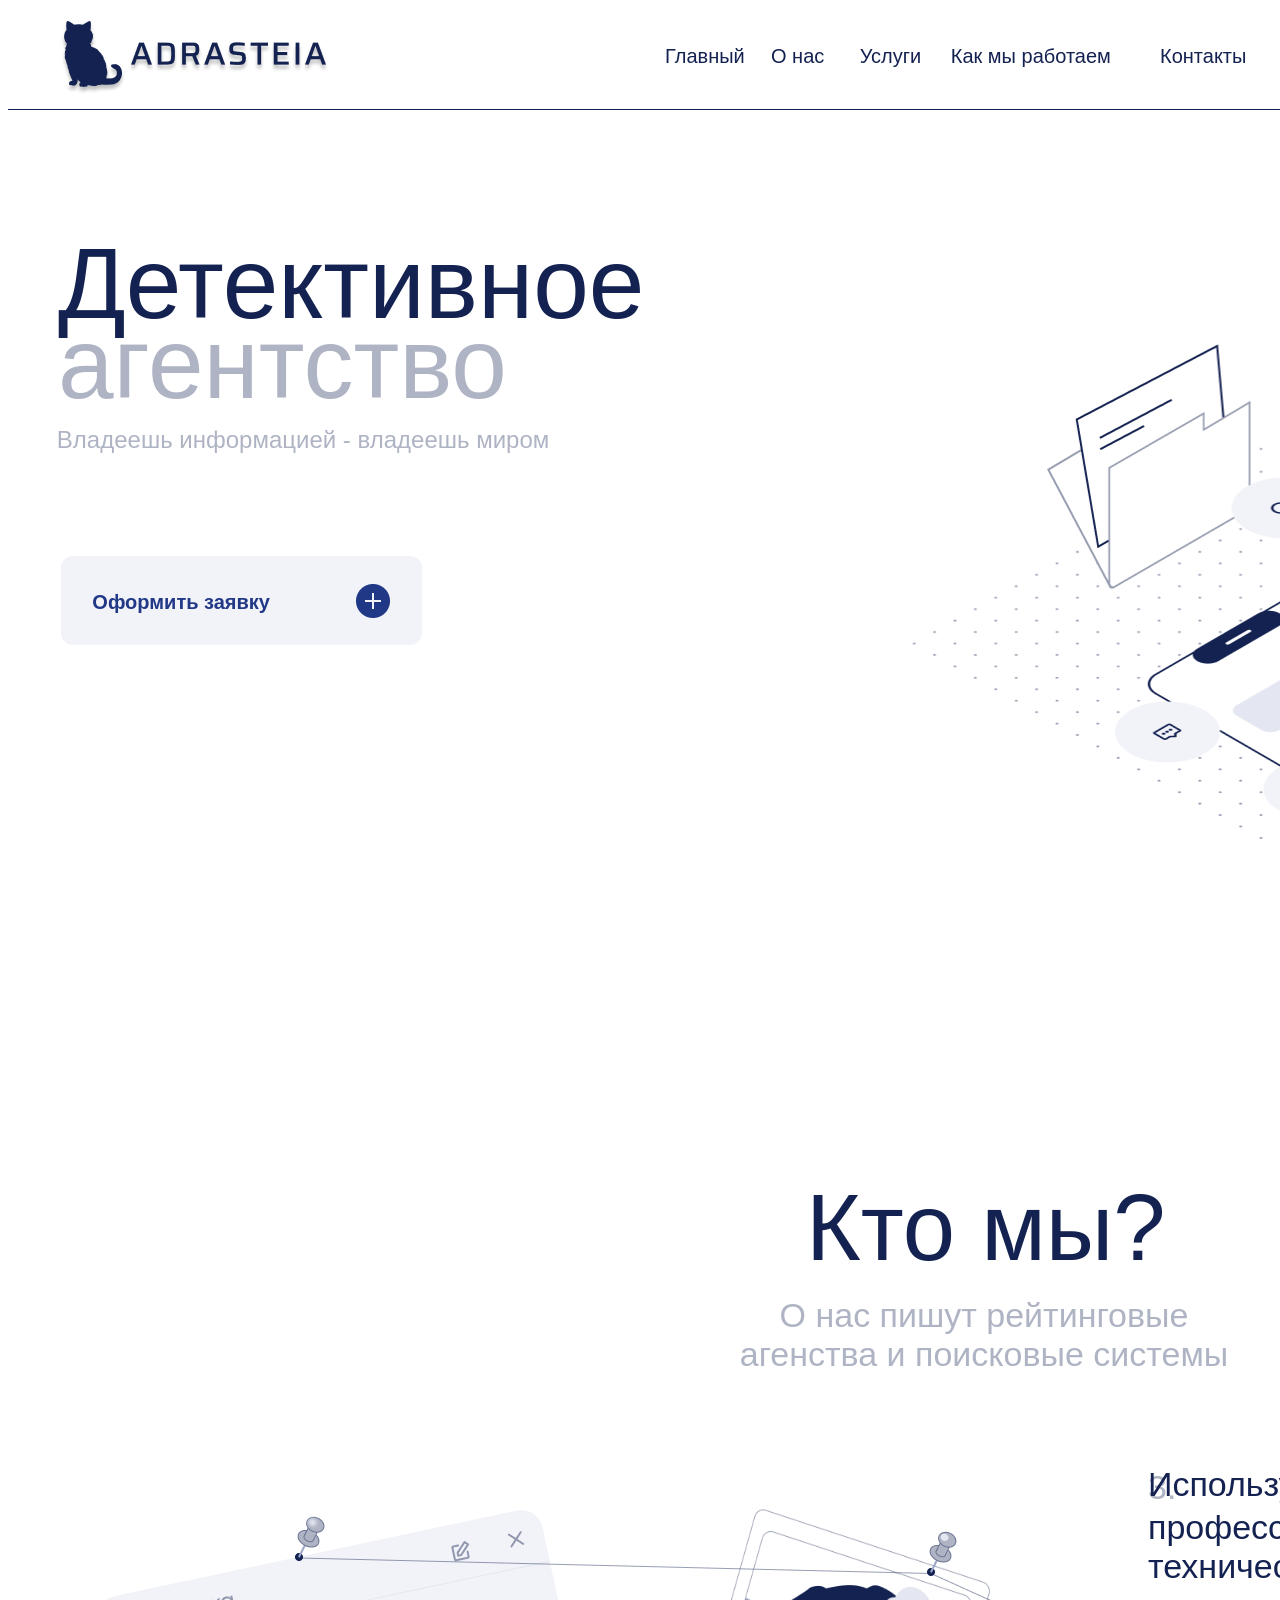
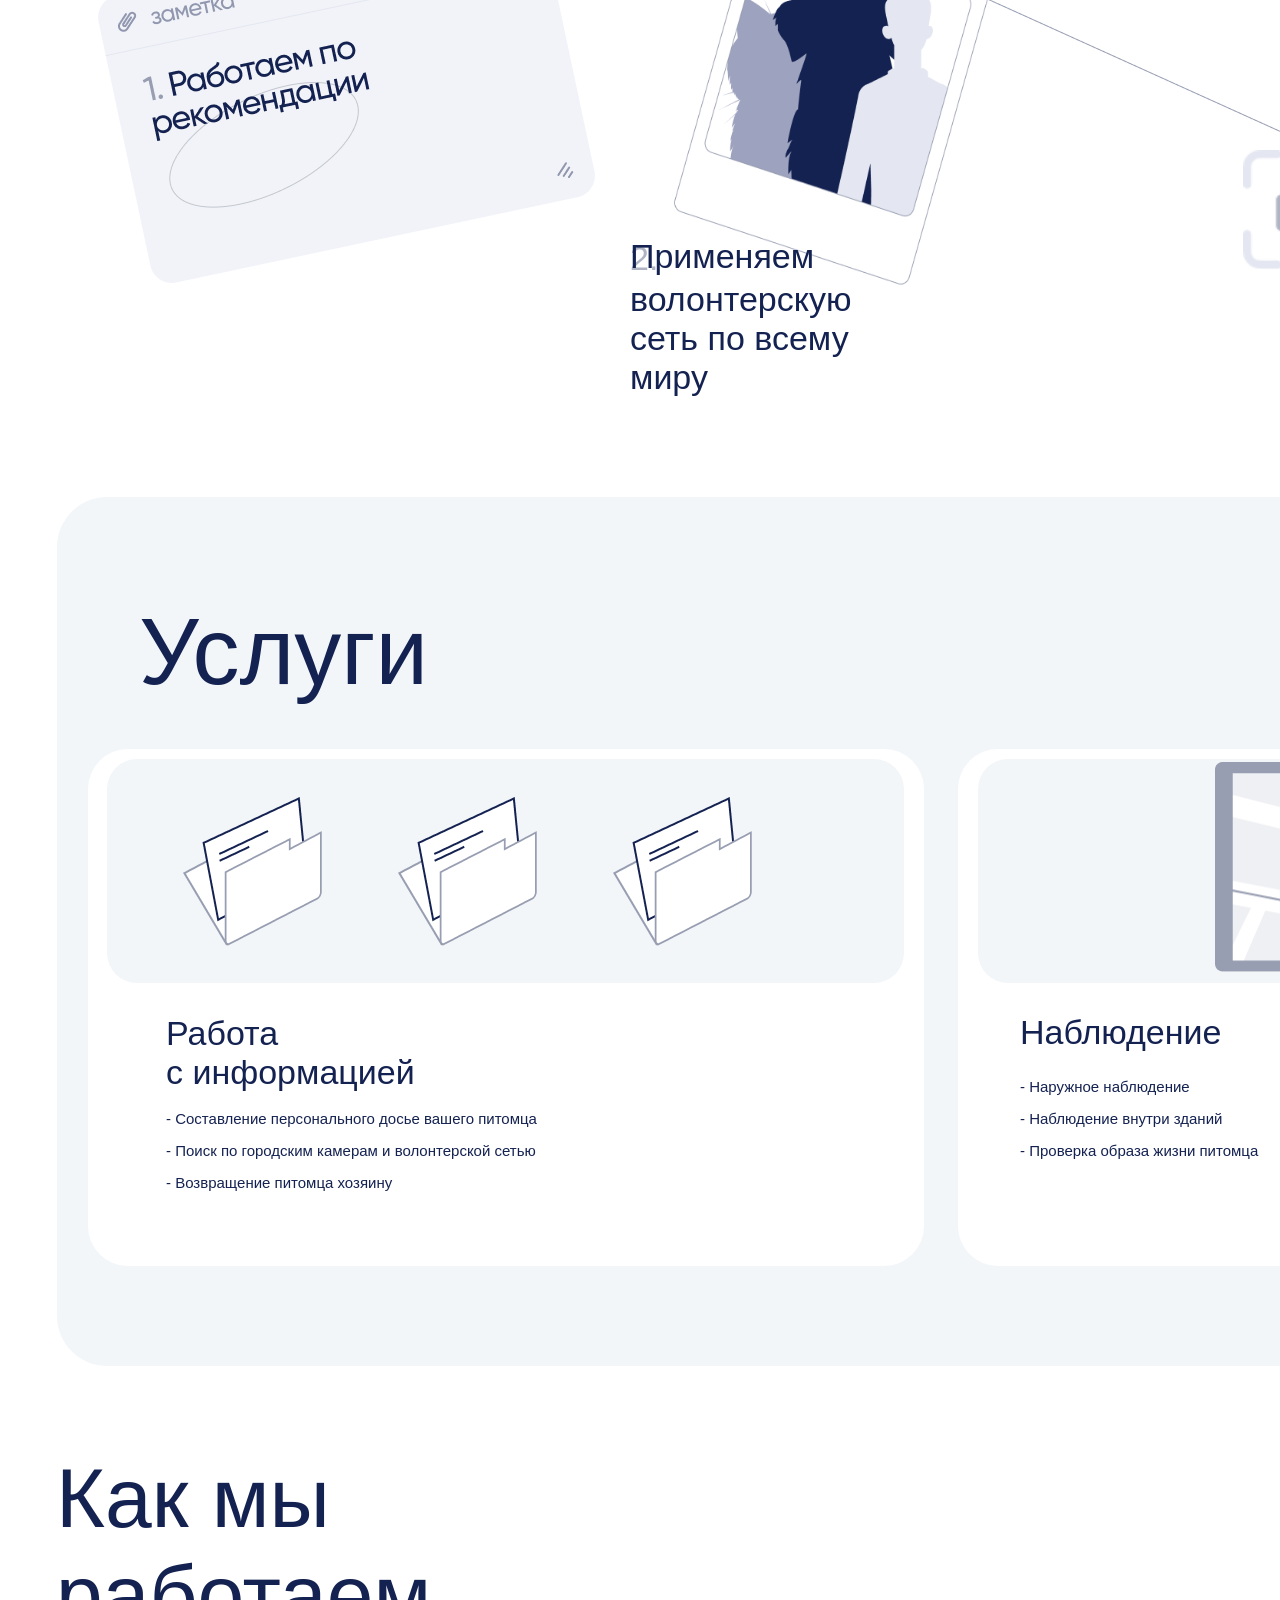
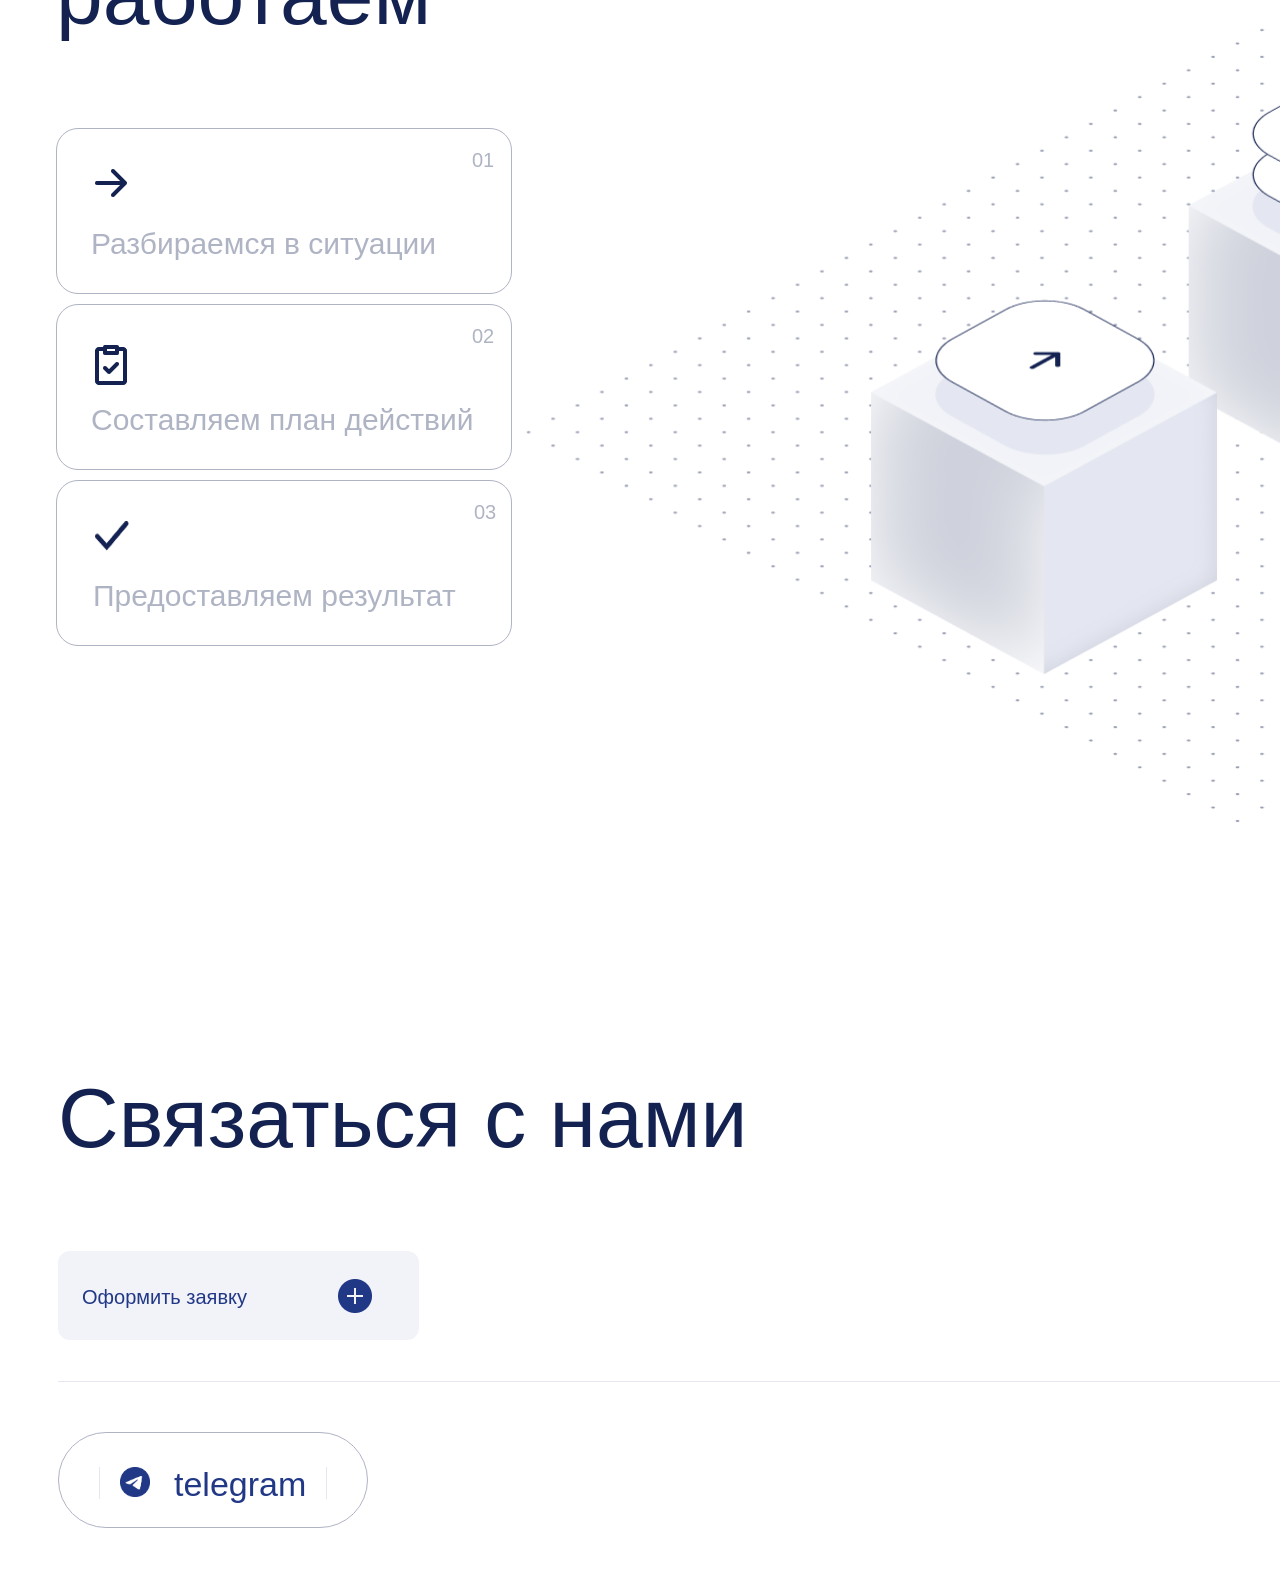
<file: sites/mysite_desktop.html>
<!DOCTYPE html>
<html>
    <head>
        <meta charset="UTF-8">  
        <title>ADRASTEIA</title> 
        <meta name="viewport" content="width=device-width, initial-scale=1.0">  
        <link rel="stylesheet" href="css/main_desktop.css">
        <link href="https://fonts.cdnfonts.com/css/gilroy-bold" rel="stylesheet">
    </head>
    <body>
        <main>
            <header>
                <a href = "main_desktop.html"><img src="img/logo_vector.png" alt = "logo" class = 'logo_main'></a>
                <div class = 'navigation_header'>
                    <a href = '#glav' class = 'naviglav'>Главный</a>
                    <a href = '#onas' class = 'navigonas'>О нас</a>
                    <a href = '#uslugi' class = 'navigysl'>Услуги</a>
                    <a href = '#sec4' class = 'navigkak'>Как мы работаем</a>
                    <a href = '#komm' class = 'navigkon'>Контакты</a>
                </div>
                <a class ='zaiavka' href = 'https://t.me/Detective_information_Agency_Bot'>
                    <p class = 'zaiavka_text'>Оформить заявку</p>
                    <img src="img/plus_zaiavka.png" alt = "Заявка" class = 'zaiavka_img'>
                </a>
            </header>
            <div class = 'section_1' id ='glav'>
                <p class = 'main_det'>Детективноe</n><p class = "small_det">агентство</p></p>
                <p class = 'vlad'>Владеешь информацией - владеешь миром</p>
                <img src="img/up_section1.png" class = "up_section1" alt = 'Картинка'>
                <img src="img/under_section1.png" class = "under_section1" alt = 'Картинка'>
                <a class ='zaiavka_section_1' href = 'https://t.me/Detective_information_Agency_Bot'>
                    <p class = 'zaiavka_text_section_1'>Оформить заявку</p>
                    <img src="img/plus_zaiavka.png" alt = "Заявка" class = 'zaiavka_img_section_1'>
                </a>
                <div class = 'chat'>
                    <img src = 'img/telegram.png' alt = 'Телеграмм' width="24px" height="24px" class = 'chat_img'><p class = "chat_text">открыть чат</p><p class = "poloska"></p><a href = "https://t.me/Detective_information_Agency_Bot" class = "chat_a">Телеграмм</a>
                </div>
            </div>
            <div class ="section_2" id = 'onas'>
                <p class = "who">Кто мы?</p>
                <p class = "nepush">О нас пишут рейтинговые агенства и поисковые системы</p>
                <img class="section_2_img_1" src="img/section_2_img1.png" alt = "Последовательность">
                <img class="section_2_img_2" src="img/section_2_img2.png" alt = "К лиенты">
                <p class = "set"><p class ="chislo_set">2.</p><p class="set_text">ᅟПрименяем волонтерскую сеть по всему миру</p></p>
                <img class="camera" src="img/camera.png" alt = "Камера">
                <p class = "usp"><p class = "usp_chislo">3.<p class = "usp_text">ᅟИспользуем арсенал профессиональных технических средств</p></p></p>
                <img class="star" src="img/star.png" alt = "Оценка">
                <p class = "rep"><p class = "rep_chislo">4.<p class = "rep_text">ᅟСчитаем что репутация важнее денег</p></p></p>
            </div>
            <div class = 'section_3' id = 'uslugi'>
                <div class = 'uslugi'>
                    <p class = 'uslugi_text'>Услуги<p class = 'uslugi_text_2'>Когда другие </n>бессильны - мы делаем</p></p>
                </div>
                <div class = "uslugi_main">
                    <div class = 'usluga_1'>
                        <div class = 'img_section_1'><img src = "img/section3_img_1.png" alt = "Документы" class = 'usluga_img_1_1'><img src = "img/section3_img_1.png" alt = "Документы" class = 'usluga_img_1_1'><img src = "img/section3_img_1.png" alt = "Документы" class = 'usluga_img_1_1'></div>
                        <div class = 'usluga_1_text'>
                            <p class = 'usluga_1_text_up'>Работа</br>  с информацией</p>
                            <p class = 'text_usluga'>-  Составление персонального досье вашего питомца</p> 
                            <p class = 'text_usluga_1'>-  Поиск по городским камерам и волонтерской сетью</p> 
                            <p class = 'text_usluga_1'>-  Возвращение питомца хозяину</p> 
                        </div>
                    </div>
                </div>
                <div class = 'usluga_2'>
                    <div class = 'usluga_2_img'><img src = "img/usluga_2_img.png" alt = "Навигатор" class = 'usluga_2_img_1'></div>
                    <div class = 'text_usluga_2'>
                        <p class = 'usluga_2_text_up'>Наблюдение</p>
                        <p class = 'usluga_2_text'>-  Наружное наблюдение</p>
                        <p class = 'usluga_2_text_1'>-  Наблюдение внутри зданий</p>
                        <p class = 'usluga_2_text_1'>-  Проверка образа жизни питомца</p>
                    </div>
                </div>
            </div>
            <div class="section_4" id = 'sec4'>
                <div class = 'text_4'>
                    <p class = 'text_4_glav'>Как мы работаем</p>
                    <div class = 'sect_4_1'>
                        <img src = "img/next.png" alt = "Далее" class = 'sect_img_1' width = "32px" height = '28px'>
                        <p class = 'se01'>01</p>
                        <p class = 'sect_text_1'>Разбираемся в ситуации</p>
                    </div>
                    <div class = 'sect_4_2'>
                        <img src = "img/plan.png" alt = "План" class = 'sect_img_2' width = "32px" height = '40px'>
                        <p class = 'se02'>02</p>
                        <p class = 'sect_text_2'>Составляем план действий</p>
                    </div>
                    <div class = 'sect_4_3'>
                        <img src = "img/gal.png" alt = "Готово" class = 'sect_img_3' width = "34px" height = '30px'>
                        <p class = 'se03'>03</p>
                        <p class = 'sect_text_3'>Предоставляем результат</p>
                    </div>
                    <img src = "img/sect4.png" alt = "Далее" class = 'sect_img_4'>
                </div>
            </div>
            <div class = 'section_5' id = 'komm'>
                <p class = "svaz">Связаться с нами</p>
                <a class ='zaiavka1' href = 'https://t.me/Detective_information_Agency_Bot'>
                    <p class = 'zaiavka_text1'>Оформить заявку</p>
                    <img src="img/plus_zaiavka.png" alt = "Заявка" class = 'zaiavka_img1'>
                </a>
            </div>
            <footer>
                <a class = 'tele' href = 'https://t.me/Detective_information_Agency_Bot'><p class = 'line1'></p><img src = "img/telegram.png" alt = "telegram" class = 'sect_img_6' width = "30px" height = '30px'><p class = 'telee'>telegram</p><p class = 'line2'></p></a>
                <p class = 'uraa'>© 2026</p>
            </footer>
        </main>
    </body>
</html>
</file>
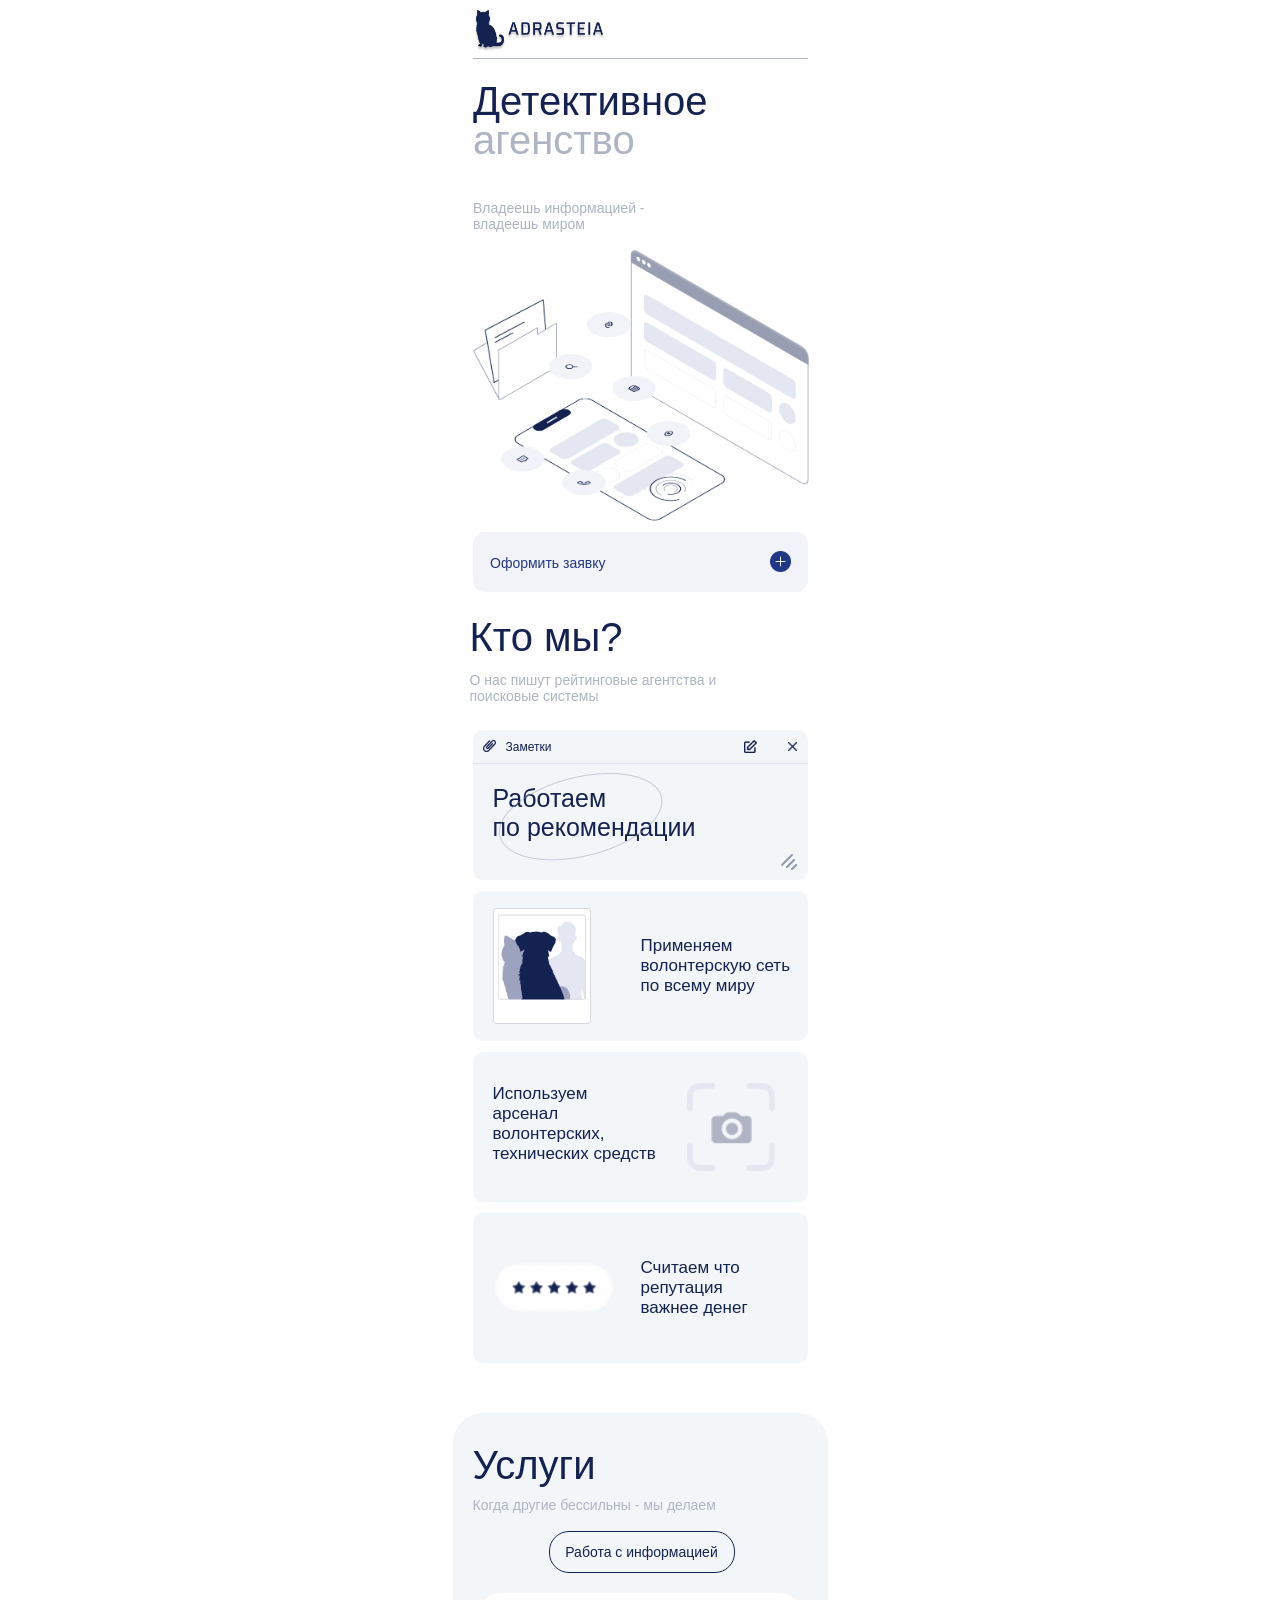
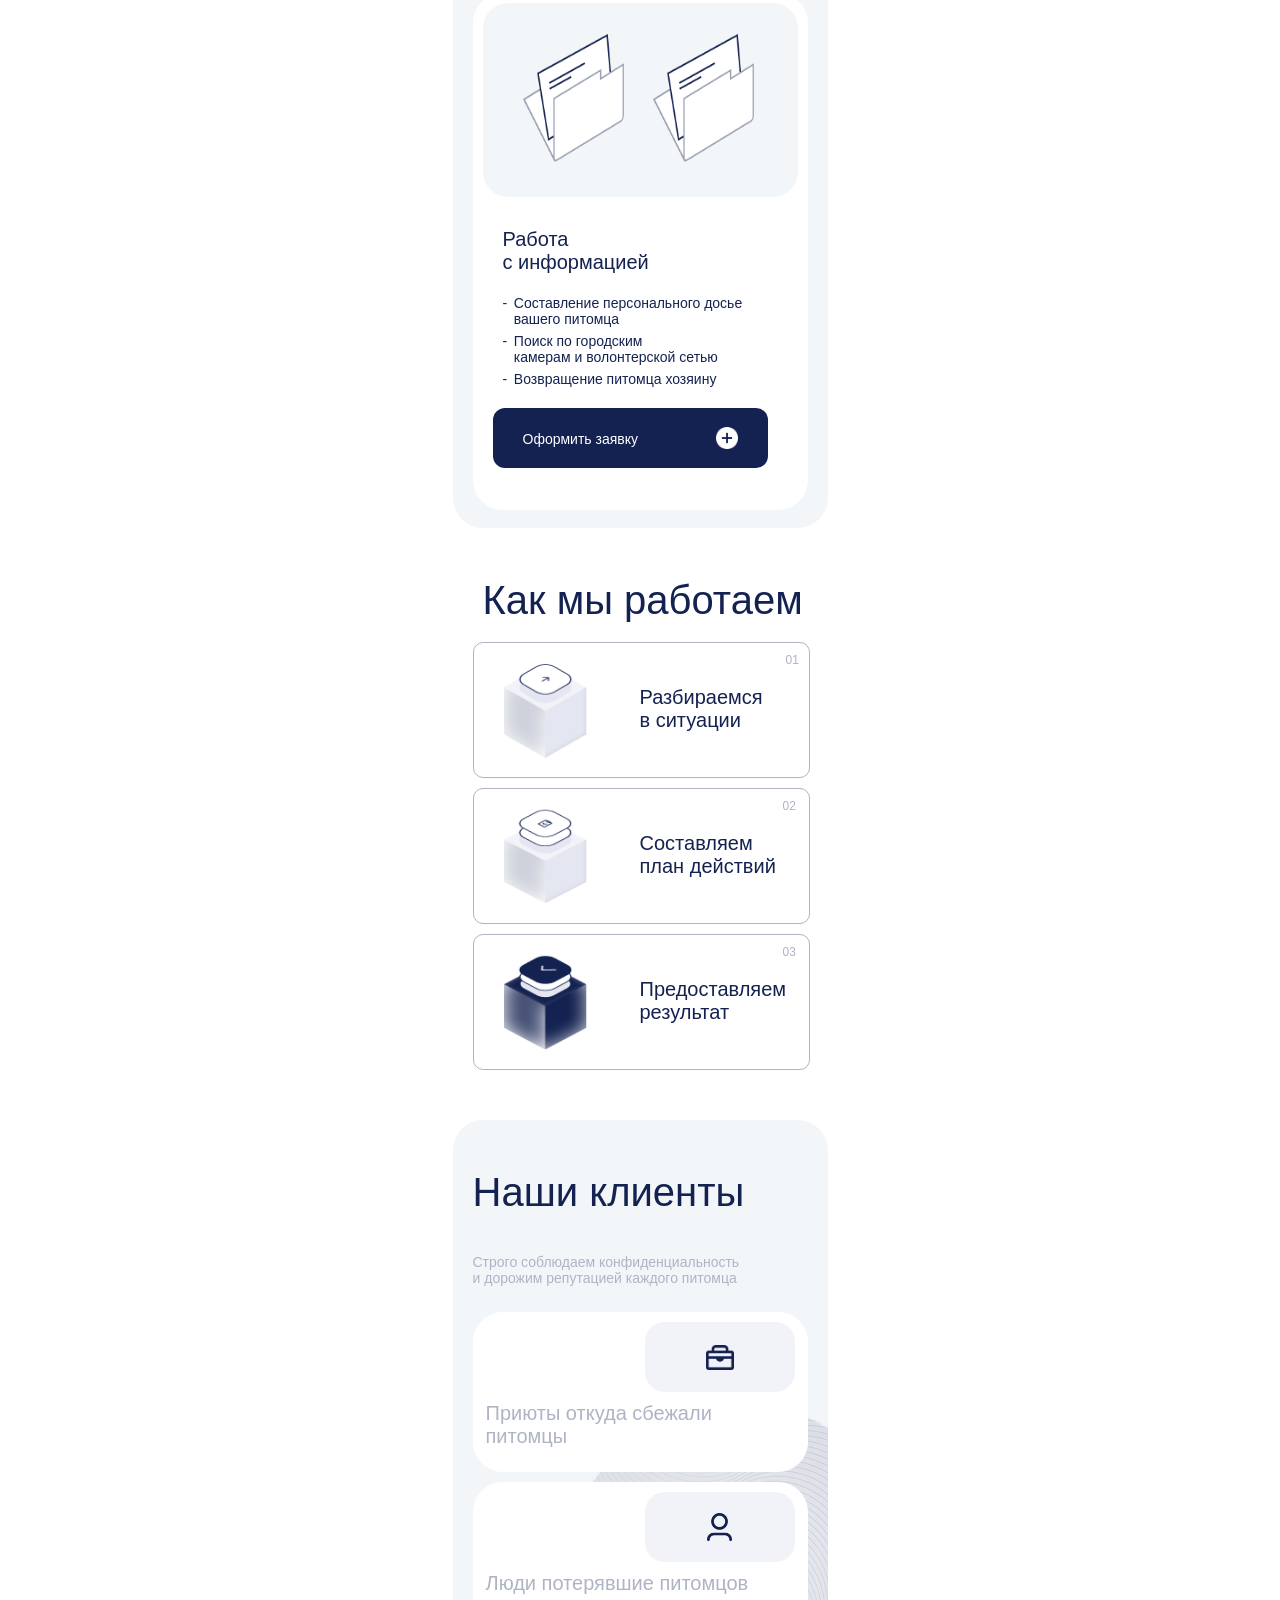
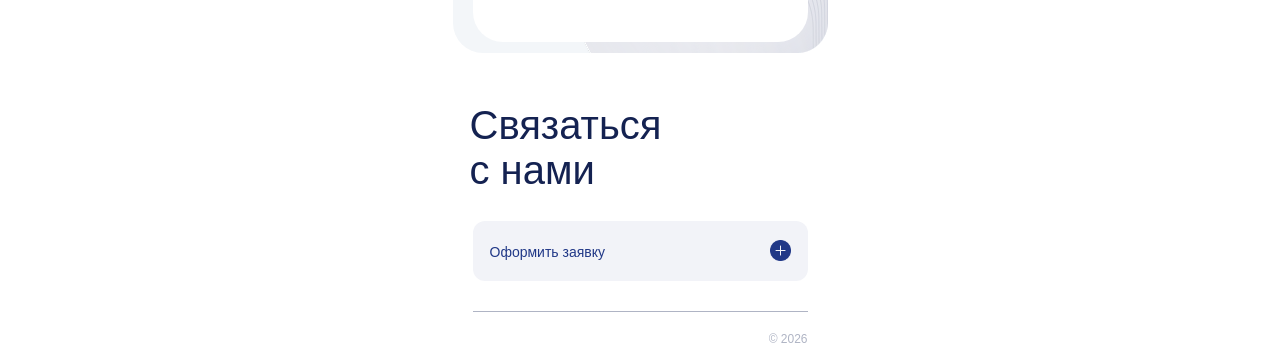
<file: sites/mysite_mobile.html>
<!DOCTYPE html>
<html>
    <head>
        <meta charset="UTF-8">  
        <title>ADRASTEIA</title> 
        <meta name="viewport" content="width=device-width, initial-scale=1.0">  
        <link rel="stylesheet" href="css/main_mobile.css">
        <link href="https://fonts.cdnfonts.com/css/gilroy-bold" rel="stylesheet">
    </head>
    <body>
        <main>
            <header><img src="img/logo_vector.png" class = "logo" alt = 'лого'></header>
            <div class = 'section_1'>
                <p class = 'det'>Детективное</p>
                <p class = 'agen'>агенство</p>
                <p class = 'vlad'>Владеешь информацией - </br>владеешь миром</p>
                <img src="img/up_section1.png" class = "img_sect_1" alt = 'Картинка'>
                <a class = 'zaiavka' href = 'https://t.me/Detective_information_Agency_Bot'><p class = 'text_zaivka'>Оформить заявку</p><img src="img/plus_zaiavka.png" class = "img_zaivka" alt = 'Заявка'></a>
            </div>
            <div class = 'section_2'>
                <p class = 'kto'>Кто мы?</p>
                <p class = 'push'>О нас пишут рейтинговые агентства и поисковые системы</p>
                <div class = 'kto_1'>
                    <div class = 'kto_1_up'>
                        <img src="img/screp.png" class = "screp" alt = 'скрепка'>
                        <p class = 'zam'>Заметки</p>
                        <img src="img/Icon.png" class = "isp" alt = 'Исправляем'>
                        <img src="img/exit.png" class = "krest" alt = 'Крестик'>
                    </div>
                    <p class = 'rec'>Работаем </br>по рекомендации</p>
                    <img src="img/Ellipse.png" class = "elli" alt = 'Задний фон'>
                    <img src="img/kto_1.png" class = "line" alt = 'Линии'>
                </div>
                <div class = 'kto_2'>
                    <img src="img/kto_2.png" class = "klu" alt = 'Наши клиенты'>
                    <p class = 'kto_2_text'>Применяем </br>волонтерскую сеть</br> по всему миру</p>
                </div>
                <div class = "kto_3">
                    <p class = 'kto_3_text'>Используем </br>арсенал волонтерских, технических средств</p>
                    <img src="img/camera.png" class = "kamera" alt = 'Камера'>
                </div>
                <div class = "kto_4">
                    <img src="img/star.png" class = "ocen" alt = 'Оценка'>
                    <p class = "kto_4_text">Считаем что репутация важнее денег</p>
                </div>
            </div>
            <div class = 'section_3'>
                <p class = 'usl'>Услуги</p>
                <p class = 'usl_down'>Когда другие бессильны - мы делаем </p>
                <p class = 'rab'>Работа с информацией</p>
                <div class = "section_3_f">
                    <div class = 'sect_3_f_img'>
                        <img src="img/section3_img_1.png" class = "papka" alt = 'Папка'>
                        <img src="img/section3_img_1.png" class = "papka_1" alt = 'Папка'>
                    </div>
                    <p class = 'rabb'>Работа</br> с информацией</p>
                    <p class = 'usl_1_text'>-    Составление персонального досье     вашего питомца</p>
                    <p class = 'usl_2_text'>-   Поиск по городским </br>    камерам и волонтерской сетью</p>
                    <p class = 'usl_3_text'>-   Возвращение питомца хозяину</p>
                    <a class = 'zaiavka_1' href = 'https://t.me/Detective_information_Agency_Bot'>
                        <p class = 'zaivka_text'>Оформить заявку</p>
                        <img src="img/zaiavka.png" class = "zaivka_img" alt = 'Заявка'>
                    </a>
                </div>
            </div>
            <div class = 'section_4'>
                <p class = 'ra'>Как мы работаем</p>
                <div class = 'sect_4_1'>
                    <img src="img/sect_4_1.png" class = "sect_4_1_img" alt = '1 этап'>
                    <p class = 'sect_4_1_text'>Разбираемся в ситуации</p>
                    <p class = 'sect_4_1_01'>01</p>
                </div>
                <div class = 'sect_4_2'>
                    <img src="img/sect_4_2.png" class = "sect_4_2_img" alt = '2 этап'>
                    <p class = 'sect_4_2_text'>Составляем план действий</p>
                    <p class = 'sect_4_2_02'>02</p>
                </div>
                <div class = 'sect_4_3'>
                    <img src="img/sect_4_3.png" class = "sect_4_3_img" alt = '3 этап'>
                    <p class = 'sect_4_3_text'>Предоставляем результат</p>
                    <p class = 'sect_4_3_03'>03</p>
                </div>
            </div>
            <div class = 'section_5'>
                <p class = 'client'>Наши клиенты</p>
                <p class = 'del'>Строго соблюдаем конфиденциальность</br> и дорожим репутацией каждого питомца</p>
                <div class = 'sect_5_1'>
                    <div class = 'img_5_1'><img src="img/case.png" class = "sect_5_1_img" alt = 'кейс'></div>
                    <p class = 'sect_5_1_text'>Приюты откуда сбежали питомцы</p>
                </div>
                <div class = 'sect_5_2'>
                    <div class = 'img_5_2'><img src="img/human.png" class = "sect_5_2_img" alt = 'человек'></div>
                    <p class = 'sect_5_2_text'>Люди потерявшие питомцов</p>
                </div>
                <img src="img/graphic 1.png" class = "sect_5_3_img" alt = 'Задний фон'>
            </div>
            <div class = 'section_6'>
                <p class = 'na_svazi'>Связаться с нами</p>
                <a class = 'zaiavka_2' href = 'https://t.me/Detective_information_Agency_Bot'><p class = 'text_zaivka_2'>Оформить заявку</p><img src="img/plus_zaiavka.png" class = "img_zaivka_2" alt = 'Заявка'></a>
                <p class = 'copyright'>© 2026</p>
            </div>
        </main>
    </body>
</html>
</file>
<file: sites/css/main_desktop.css>
a {
  text-decoration:none;
}

main {
    width: 1920px;
    height: 4775px;
    display: flex; 
    flex-direction: column;
    margin: 0 auto;
    overflow-x: hidden;
}

header {
    width: 1920px;
    margin-top: -7px;
    margin-left: auto;
    height: 108px;
    z-index: 100;
    background-color: white;
    display: flex;
    position: fixed;
    flex-direction: row;
    border-bottom: 1px solid #142251;
}

.logo_main {
    margin-top: 20px;
    margin-left: 50px;
}

.navigation_header {
    width: 580px;
    height: 20px;
    color: #142251;
    font-family: 'Gilroy', arial;
    display: flex;
    flex-direction: row;
    font-size: 20px;
    margin-top: 44px;
    margin-left: 335px;
}

.naviglav {
    color: #142251;
    width: 74px;
    font-family: 'Gilroy', arial;
    transition: all 0.5s;
}

.naviglav:hover {
    transform: scale(1.1);
    color: #AFb4C4;
}

.navigonas {
    color: #142251;
    width: 65px;
    margin-left: 32px;
    font-family: 'Gilroy', arial;
    transition: all 0.5s;
}

.navigonas:hover {
    transform: scale(1.1);
    color: #AFb4C4;
}

.navigysl {
    color: #142251;
    width: 59px;
    margin-left: 32px;
    font-family: 'Gilroy', arial;
    transition: all 0.5s;
}

.navigysl:hover {
    transform: scale(1.1);
    color: #AFb4C4;
}

.navigkak {
    color: #142251;
    width: 203px;
    margin-left: 32px;
    font-family: 'Gilroy', arial;
    transition: all 0.5s;
}

.navigkak:hover {
    transform: scale(1.1);
    color: #AFb4C4;
}

.navigkon {
    color: #142251;
    width: 85px;
    margin-left: 32px;
    font-family: 'Gilroy', arial;
    transition: all 0.5s;
}

.navigkon:hover {
    transform: scale(1.1);
    color: #AFb4C4;
}

.zaiavka {
    display: flex;
    flex-direction: row;
    width: 217px;
    height: 34px;
    align-items: center;
    margin-left: 450px;
    margin-top: 37px;
}

.zaiavka_text {
    font-size: 20px;
    width: 172px;
    height: 20px;
    color: #213887;
    font-family: 'Gilroy', arial;
}

.zaiavka_img {
    margin-left: 12px;
}


.section_1 {
    margin-top: 148px;
    height: 868px;
    display: flex;
    flex-direction: row;
}

.main_det {
    font-size: 100px;
    width: 787px;
    height: 255px;
    color: #142251;
    font-family: 'Gilroy', arial;
    margin-top: 70px;
    margin-left: 50px;
}

.small_det {
    font-size: 100px;
    color: #AFb4C4;
    font-family: 'Gilroy', arial;
    margin-left: -787px;
    margin-top: 150px;    
}

.vlad {
    font-size: 24px;
    margin-top: 270px;
    margin-left: -450px;
    width: 520px;
    height: 24px;
    color: #AFb4C4;
    font-family: 'Gilroy', arial;
}

.up_section1 {
    margin-top: 62px;
    margin-left: 470px;
    width: 815px;
    height: 669px;
}

.under_section1 {
    margin-top: 40px;
    margin-left: -950px;
    width: 1049px;
    z-index: -1;
    height: 781px;
}

.zaiavka_section_1 {
    display: flex;
    flex-direction: row;
    width: 361px;
    height: 89px;
    justify-content: center;
    align-items: center;
    margin-left: -1900px;
    margin-top: 400px;
    background-color: rgba(33, 56, 135, 0.06);
    border-radius: 12px;
}

.zaiavka_text_section_1 {
    font-size: 20px;
    width: 180px;
    height: 20px;
    font-weight: bold;
    color: #213887;
    font-family: 'Gilroy', arial;
}

.zaiavka_img_section_1 {
    margin-left: 84px;
}

.chat {
    width: 320px;
    height: 58px;
    display: flex;
    background-color: #F2F3F8;
    align-items: center;
    border-radius: 100px;
    margin-top: 814px;
    margin-left: 1109px;
}

.chat_img {
    margin-left: 24px;
}

.chat_text {
    font-size: 20px;
    font-family: 'Gilroy', arial;
    color: #142251; 
    margin-left: 10px;
    font-weight: bold;
}

.poloska {
    width: 1px;
    height: 32px;
    margin-left: 10px;
    background-color: #E4E7F1;
}

.chat_a {
    font-size: 20px;
    font-family: 'Gilroy', arial;
    color: #213887; 
    margin-left: 10px; 
    border-bottom: 1px solid #213887;
}

.section_2 {
    height: 1073px;
    display: flex;
    flex-direction: column;
}

.who {
    font-size: 94px;
    width: 360px;
    font-family: 'Gilroy', arial;
    color: #142251; 
    margin-left: 798px;
    margin-top: 150px;
}

.nepush {
    font-size: 34px;
    width: 492px;
    font-family: 'Gilroy', arial;
    color: #AFb4C4; 
    text-align: center;
    margin-left: 730px;
    margin-top: -80px;
}

.section_2_img_1 {
    width: 1525px;
    height: 381px;
    margin-top: 98px;
    margin-left: 86px;
}

.set {
    width: 236px;
    height: 102px;
    margin-top: -200px;
    margin-left: 622px;
}

.chislo_set {
    font-size: 34px;
    width: 492px;
    font-family: 'Gilroy', arial;
    color: #AFb4C4; 
    margin-left: 622px;
}

.set_text {
    font-size: 34px;
    width: 236px;
    font-family: 'Gilroy', arial;
    color: #142251; 
    margin-left: 622px;
    margin-top: -78px;
}

.section_2_img_2 {
    width: 320px;
    height: 380px;
    z-index: -1;
    margin-top: -380px;
    margin-left: 664px;
}

.camera {
    width: 120px;
    height: 120px;
    z-index: -1;
    margin-left: 1235px;
    margin-top: -313px;
}

.usp {
    width: 345px;
    height: 102px;
    margin-top: -300px;
    margin-left: 1140px;
}

.usp_chislo {
    font-size: 34px;
    width: 492px;
    font-family: 'Gilroy', arial;
    color: #AFb4C4; 
    margin-left: 1140px;
    margin-top: -220px;
}

.usp_text {
    font-size: 34px;
    width: 370px;
    height: 102px;
    font-family: 'Gilroy', arial;
    color: #142251; 
    margin-left: 1140px;
    margin-top: -79px;
}

.star{
    width: 248px;
    height: 104px;
    z-index: -1;
    margin-left: 1557px;
    margin-top: -113px;
}

.rep {
    width: 345px;
    height: 102px;
    margin-left: 1557px;
    margin-top: -5px;
}

.rep_chislo {
    font-size: 34px;
    width: 492px;
    font-family: 'Gilroy', arial;
    color: #AFb4C4; 
    margin-left: 1570px;
    margin-top: -100px;
}

.rep_text {
    font-size: 34px;
    width: 230px;
    height: 102px;
    font-family: 'Gilroy', arial;
    color: #142251; 
    margin-left: 1570px;
    margin-top: -78px;
}


.section_3 {
    height: 869px;
    width: 1822px;
    margin-left: 49px;
    display: flex;
    flex-direction: column;
}

.uslugi {
    height: 869px;
    border-radius: 50px;
    background-color: #f3f6f9;
    display: flex;
    flex-direction: row;
}

.uslugi_text {
    font-size: 94px;
    width: 230px;
    height: 102px;
    font-family: 'Gilroy', arial;
    color: #142251; 
    margin-left: 82px;
    margin-top: 101px;
}

.uslugi_text_2 {
    font-size: 30px;
    width: 340px;
    height: 102px;
    font-family: 'Gilroy', arial;
    color: #AFb4C4; 
    margin-left: 1071px;
    margin-top: 100px;
}

.uslugi_main {
    width: 836px;
    height: 517px;
    margin-left: 31px;
    margin-top: -617px;
    background-color: #fff;
    border-radius: 40px;
    display: flex;
}

.usluga_1 {
    width: 797px;
    height: 224px;
    margin-left: 19px;
    margin-top: 10px;
    background-color: #f3f6f9;
    border-radius: 30px;
}

.usluga_img_1 {
    margin-top: 38px;
    margin-left: 118px;
}

.usluga_img_1_1 {
    margin-top: 38px;
    margin-left: 76px;
}

.usluga_1_text {
    width: 566px;
    height: 163px;
    margin-top: 64px;
    margin-left: 59px;
}

.usluga_1_text_up {
    font-size: 34px;
    width: 253px;
    height: 62px;
    font-family: 'Gilroy', arial;
    color: #142251; 
}

.text_usluga {
    font-size: 15px;
    margin-top: 30px;
    height: 17px;
    font-family: 'Gilroy', arial;
    color: #142251; 
}

.text_usluga_1 {
    font-size: 15px;
    margin-top: 10px;
    height: 17px;
    font-family: 'Gilroy', arial;
    color: #142251; 
}

.usluga_2 {
    width: 881px;
    height: 517px;
    margin-left: 901px;
    margin-top: -517px;
    background-color: #fff;
    border-radius: 40px;
    display: flex;
    flex-direction: column;
}

.usluga_2_img {
    width: 839px;
    height: 224px;
    margin-top: 10px;
    margin-left: 20px;
    background-color: #f3f6f9;
    border-radius: 30px;
}

.usluga_2_img_1 {
    width: 334px;
    height: 210px;
    margin-top: 3px;
    margin-left: 237px;
}

.usluga_2_text_up {
    font-size: 34px;
    width: 253px;
    height: 31px;
    margin-top: 0px;
    font-family: 'Gilroy', arial;
    color: #142251; 
}

.usluga_2_text {
    font-size: 15px;
    margin-top: 30px;
    height: 17px;
    font-family: 'Gilroy', arial;
    color: #142251; 
}

.text_usluga_2 {
    margin-top: 30px;
    margin-left: 62px;
    width: 597px;
    height: 135px;
}

.usluga_2_text_1 {
    font-size: 15px;
    margin-top: 10px;
    height: 17px;
    font-family: 'Gilroy', arial;
    color: #142251; 
}

#glav {
    scroll-margin-top: 165px;
}

#onas {
    scroll-margin-top: -10px;
}

#uslugi {
    scroll-margin-top: 150px;
}

#sec4 {
    scroll-margin-top: 100px;
}

.section_4 {
    height: 1220px;
    display: flex;
}

.text_4 {
    width: 503px;
    height: 750px;
    margin-left: 48px;
}

.text_4_glav {
    font-size: 84px;
    width: 503px;
    font-family: 'Gilroy', arial;
    color: #142251; 
}

.sect_4_1 {
    width: 454px;
    height: 164px;
    border-radius: 22px;
    border: 1px solid #AFb4C4;
    display: flex;
}

.se01 {
    font-size: 20px;
    width: 19px;
    font-family: 'Gilroy', arial;
    color: #AFb4C4; 
    margin-top: 20px;
    margin-left: 345px;
    height: 20px;
}

.sect_img_1 {
    margin-top: 40px;
    margin-left: 38px;
}

.sect_text_1 {
    font-size: 30px;
    width: 367px;
    font-family: 'Gilroy', arial;
    color: #AFb4C4; 
    margin-top: 98px;
    margin-left: -400px;
}

.sect_4_2 {
    width: 454px;
    height: 164px;
    border-radius: 22px;
    border: 1px solid #AFb4C4;
    display: flex;
    margin-top: 10px;
}

.se02 {
    font-size: 20px;
    width: 19px;
    font-family: 'Gilroy', arial;
    color: #AFb4C4; 
    margin-top: 20px;
    margin-left: 345px;
    height: 20px;
}

.sect_img_2 {
    margin-top: 40px;
    margin-left: 38px;
}

.sect_text_2 {
    font-size: 30px;
    width: 390px;
    font-family: 'Gilroy', arial;
    color: #AFb4C4; 
    margin-top: 98px;
    margin-left: -400px;
}

.sect_4_3 {
    width: 454px;
    height: 164px;
    border-radius: 22px;
    border: 1px solid #AFb4C4;
    display: flex;
    margin-top: 10px;
}

.se03 {
    font-size: 20px;
    width: 19px;
    font-family: 'Gilroy', arial;
    color: #AFb4C4; 
    margin-top: 20px;
    margin-left: 345px;
    height: 20px;
}

.sect_img_3 {
    margin-top: 40px;
    margin-left: 38px;
}

.sect_text_3 {
    font-size: 30px;
    width: 390px;
    font-family: 'Gilroy', arial;
    color: #AFb4C4; 
    margin-top: 98px;
    margin-left: -400px;
}

.sect_img_4 {
    width: 1585px;
    height: 927px;
    margin-top: -750px;
    margin-left: 470px;
}

.svaz {
    font-size: 84px;
    width: 700px;
    font-family: 'Gilroy', arial;
    color: #142251; 
    margin-left: 50px;
}

.zaiavka1 {
    display: flex;
    flex-direction: row;
    width: 361px;
    height: 89px;
    border-radius: 12px;
    background-color: rgba(33, 56, 135, 0.06);
    align-items: center;
    margin-left: 50px;
    margin-top: 41px;
}

.zaiavka_text1 {
    font-size: 20px;
    width: 172px;
    margin-left: 24px;
    height: 20px;
    color: #213887;
    font-family: 'Gilroy', arial;
}

.zaiavka_img1 {
    margin-left: 84px;
}

footer {
    height: 144px;
    margin-top: 41px;
    margin-left: 50px;
    width: 1820px;
    border-top: 1px solid #E4E7F1;
}

.tele {
    width: 308px;
    height: 94px;
    border: 1px solid #AFb4C4;
    border-radius: 100px;
    display: flex;
    margin-top: 50px;
}

.sect_img_6 {
    margin-left: 20px;
    margin-right: 24px;
    margin-top: 34px;
}

.line1 {
    width: 1px;
    height: 32px;
    background-color: #E4E7F1;
    margin-left: 40px;
    margin-top: 34px;
}

.line2 {
    width: 1px;
    height: 32px;
    background-color: #E4E7F1;
    margin-left: 20px;
    margin-top: 34px;
}

.telee {
    color: #213887;
    font-size: 34px;
    font-family: 'Gilroy', arial;
    margin-top: 32px;
}

.uraa {
    width: 70px;
    height: 20px;
    margin-left: 1720px;
    margin-top: -50px;
    color: #AFb4C4;
    font-size: 20px;
    font-family: 'Gilroy', arial;
}
</file>
<file: sites/css/main_mobile.css>
* {

    margin: 0;
}

main {
    margin: 0 auto;
    width: 375px;
    height: 3563px;
}

header {
    width: 335px;
    margin-left: 20px;
    height: 58px;
    background-color: #fff;
    border-bottom: 1px solid #afb4c4;
}

.logo {
    width: 132px;
    height: 42px;
    margin-top: 10px;
}

.section_1 {
    width: 374px;
    height: 513px;
    margin: 0 auto;
}

.det {
    font-size: 40px;
    margin-top: 20px;
    margin-left: 20px;
    width: 231px;
    height: 39px;
    color: #142251;
    font-family: 'Gilroy', arial;
}

.agen {
    font-size: 40px;
    margin-left: 20px;
    width: 231px;
    height: 32px;
    color: #afb4c4;
    font-family: 'Gilroy', arial;
}

.vlad {
    font-size: 14px;
    margin-left: 20px;
    margin-top: 50px;
    width: 206px;
    height: 28px;
    color: #afb4c4;
    font-family: 'Gilroy', arial;
}

.img_sect_1 {
    width: 336px;
    height: 276px;
    margin-top: 19px;
    margin-left: 20px;
}

.zaiavka {
    width: 335px;
    height: 60px;
    display: flex;
    flex-direction: row;
    text-decoration: none;
    margin-top: 5px;
    background-color: rgba(33, 56, 135, 0.06);
    margin-left: 20px;
    border-radius: 12px;
}

.text_zaivka {
    font-size: 14px;
    margin-left: 17px;
    margin-top: 23px;
    width: 120px;
    height: 14px;
    color: #213887;
    font-family: 'Gilroy', arial;
}

.img_zaivka {
    margin-left: 160px;
    margin-top: 19px;
    width: 21px;
    height: 21px;
}

.kto {
    font-size: 40px;
    margin-left: 17px;
    margin-top: 23px;
    width: 181px;
    height: 34px;
    color: #142251;
    font-family: 'Gilroy', arial;
}

.push {
    font-size: 14px;
    margin-left: 17px;
    margin-top: 23px;
    width: 256px;
    height: 28px;
    color: #afb4c4;
    font-family: 'Gilroy', arial;
}

.kto_1 {
    width: 335px;
    height: 150px;
    margin-top: 30px;
    margin-left: 20px;
    border-radius: 10px;
    background-color: #f3f6f9;
}

.screp {
    width: 13px;
    height: 12px;
    margin-left: 10px;
    margin-top: 10px;
}

.kto_1_up {
    display: flex;
    height: 33px;
    border-bottom: 1px solid rgba(33, 56, 135, 0.1);
}

.zam {
    font-size: 12px;
    margin-left: 10px;
    margin-top: 10px;
    width: 44px;
    height: 12px;
    color: #142251;
    font-family: 'Gilroy', arial;
}

.isp {
    width: 13px;
    height: 13px;
    margin-left: 194px;
    margin-top: 10px;
}

.krest {
    width: 9px;
    height: 9px;
    margin-left: 31px;
    margin-top: 12px;
}

.rec {
    font-size: 25px;
    margin-left: 20px;
    margin-top: 20px;
    width: 239px;
    height: 60px;
    color: #142251;
    font-family: 'Gilroy', arial;
}

.elli {
    position: absolute;
    margin-top: -71px;
    margin-left: 26px;
}

.line {
    margin-top: 10px;
    margin-left: 308px;
}

.kto_2 {
    width: 335px;
    height: 150px;
    display: flex;
    margin-top: 11px;
    margin-left: 20px;
    border-radius: 10px;
    background-color: #f3f6f9;
}

.klu {
    width: 98px;
    height: 116px;
    margin-top: 17px;
    margin-left: 20px;
}

.kto_2_text {
    font-size: 17px;
    margin-left: 50px;
    margin-top: 45px;
    width: 156px;
    height: 60px;
    color: #142251;
    font-family: 'Gilroy', arial;
}

.kto_3 {
    width: 335px;
    height: 150px;
    display: flex;
    margin-top: 11px;
    margin-left: 20px;
    border-radius: 10px;
    background-color: #f3f6f9;
}

.kto_3_text {
    font-size: 17px;
    margin-left: 20px;
    margin-top: 32px;
    width: 172px;
    height: 85px;
    color: #142251;
    font-family: 'Gilroy', arial;
}

.kamera {
    width: 89px;
    height: 89px;
    margin-top: 31px;
    margin-left: 22px;
}

.kto_4 {
    width: 335px;
    height: 150px;
    display: flex;
    margin-top: 11px;
    margin-left: 20px;
    border-radius: 10px;
    background-color: #f3f6f9;
}

.ocen {
    width: 122px;
    height: 51px;
    margin-top: 49px;
    margin-left: 20px;
}

.kto_4_text {
    font-size: 17px;
    margin-left: 26px;
    margin-top: 45px;
    width: 140px;
    height: 60px;
    color: #142251;
    font-family: 'Gilroy', arial;
}

.section_3 {
    width: 375px;
    height: 715px;
    margin-top: 50px;
    border-radius: 30px;
    display: flex;
    flex-direction: column;
    background-color: #f3f6f9;
}

.usl {
    font-size: 40px;
    margin-left: 20px;
    margin-top: 30px;
    width: 116px;
    height: 34px;
    color: #142251;
    font-family: 'Gilroy', arial;
}

.usl_down {
    font-size: 14px;
    margin-left: 20px;
    margin-top: 20px;
    width: 256px;
    height: 14px;
    color: #afb4c4;
    font-family: 'Gilroy', arial;
}

.rab {
    font-size: 14px;
    margin-left: 96px;
    margin-top: 20px;
    width: 184px;
    height: 40px;
    display: flex;
    justify-content: center;
    align-items: center;
    border-radius: 20px;
    border: 1px solid #142251;
    color: #142251;
    font-family: 'Gilroy', arial;
}

.section_3_f {
    margin-left: 20px;
    margin-top: 20px;
    width: 335px;
    height: 517px;
    background-color: #fff;
    border-radius: 30px;
}

.sect_3_f_img {
    margin-left: 10px;
    margin-top: 10px;
    width: 315px;
    height: 194px;
    background-color: #f3f6f9;
    border-radius: 25px;
}

.papka {
    margin-left: 40px;
    margin-top: 31px;
    width: 101px;
    height: 128px;
}

.papka_1 {
    margin-left: 25px;
    margin-top: 31px;
    width: 101px;
    height: 128px;
}

.rabb {
    font-size: 20px;
    margin-left: 30px;
    margin-top: 31px;
    width: 159px;
    height: 36px;
    color: #142251;
    font-family: 'Gilroy', arial;
}

.usl_1_text {
    font-size: 14px;
    margin-left: 30px;
    margin-top: 31px;
    width: 252px;
    height: 28px;
    color: #142251;
    font-family: 'Gilroy', arial;
}

.usl_2_text {
    font-size: 14px;
    margin-left: 30px;
    margin-top: 10px;
    width: 257px;
    height: 28px;
    color: #142251;
    font-family: 'Gilroy', arial;
}

.usl_3_text {
    font-size: 14px;
    margin-left: 30px;
    margin-top: 10px;
    width: 288px;
    height: 17px;
    color: #142251;
    font-family: 'Gilroy', arial;
}

.zaiavka_1 {
    margin-left: 20px;
    margin-top: 20px;
    text-decoration: none;
    width: 275px;
    display: flex;
    height: 60px;
    background-color: #142251;
    border-radius: 12px;
}

.zaivka_text {
    font-size: 14px;
    margin-left: 30px;
    margin-top: 23px;
    width: 130px;
    height: 14px;
    color: #142251;
    font-family: 'Gilroy', arial;
    color: #fff;
}

.zaivka_img {
    margin-left: 63px;
    margin-top: 19px;
    width: 22px;
    height: 22px;
}

.section_4 {
    display: flex;
    flex-direction: column;
    margin-top: 50px;
}

.ra {
    font-size: 40px;
    margin-left: 30px;
    width: 355px;
    height: 34px;
    color: #142251;
    font-family: 'Gilroy', arial;
}

.sect_4_1 {
    margin-left: 20px;
    margin-top: 30px;
    width: 335px;
    display: flex;
    height: 134px;
    border: 1px solid #afb4c4;
    background-color: #fff;
    border-radius: 10px;
}

.sect_4_1_img {
    margin-left: 30px;
    margin-top: 18px;
    width: 83px;
    height: 97px;
}

.sect_4_1_text {
    font-size: 20px;
    margin-left: 53px;
    margin-top: 43px;
    width: 130px;
    height: 48px;
    color: #142251;
    font-family: 'Gilroy', arial
}

.sect_4_1_01 {
    font-size: 12px;
    margin-left: 16px;
    margin-top: 10px;
    width: 12px;
    height: 12px;
    color: #afb4c4;
    font-family: 'Gilroy', arial
}

.sect_4_2 {
    margin-left: 20px;
    margin-top: 10px;
    width: 335px;
    display: flex;
    height: 134px;
    border: 1px solid #afb4c4;
    background-color: #fff;
    border-radius: 10px;
}

.sect_4_2_img {
    margin-left: 30px;
    margin-top: 18px;
    width: 83px;
    height: 97px;
}

.sect_4_2_text {
    font-size: 20px;
    margin-left: 53px;
    margin-top: 43px;
    width: 143px;
    height: 48px;
    color: #142251;
    font-family: 'Gilroy', arial
}

.sect_4_2_02 {
    font-size: 12px;
    margin-left: px;
    margin-top: 10px;
    width: 12px;
    height: 12px;
    color: #afb4c4;
    font-family: 'Gilroy', arial
}

.sect_4_3 {
    margin-left: 20px;
    margin-top: 10px;
    width: 335px;
    display: flex;
    height: 134px;
    border: 1px solid #afb4c4;
    background-color: #fff;
    border-radius: 10px;
}

.sect_4_3_img {
    margin-left: 30px;
    margin-top: 18px;
    width: 83px;
    height: 97px;
}

.sect_4_3_text {
    font-size: 20px;
    margin-left: 53px;
    margin-top: 43px;
    width: 145px;
    height: 48px;
    color: #142251;
    font-family: 'Gilroy', arial
}

.sect_4_3_03 {
    font-size: 12px;
    margin-left: -2px;
    margin-top: 10px;
    width: 12px;
    height: 12px;
    color: #afb4c4;
    font-family: 'Gilroy', arial
}

.section_5 {
    margin-top: 50px;
    width: 375px;
    display: flex;
    height: 533px;
    background-color: #f3f6f9;
    border-radius: 30px;
    display: flex;
    flex-direction: column;
}

.client {
    font-size: 40px;
    margin-left: 20px;
    margin-top: 50px;
    width: 286px;
    height: 34px;
    color: #142251;
    font-family: 'Gilroy', arial
}

.del {
    font-size: 14px;
    margin-left: 20px;
    margin-top: 50px;
    width: 288px;
    height: 28px;
    color: #afb4c4;
    font-family: 'Gilroy', arial
}

.sect_5_1 {
    margin-top: 30px;
    margin-left: 20px;
    width: 335px;
    display: flex;
    height: 160px;
    background-color: #fff;
    border-radius: 30px;
    display: flex;
    flex-direction: column;
    position: relative;
    z-index: 1;
}

.sect_5_1_img {
    width: 28px;
    height: 25px;
}

.img_5_1 {
    margin-top: 10px;
    margin-left: 172px;
    width: 150px;
    display: flex;
    height: 70px;
    background-color: #f2f3f8;
    border-radius: 20px;
    display: flex;
    justify-content: center;
    align-items: center;
}

.sect_5_1_text {
    font-size: 20px;
    margin-left: 13px;
    margin-top: 10px;
    width: 234px;
    height: 56px;
    color: #afb4c4;
    font-family: 'Gilroy', arial
}

.sect_5_2 {
    margin-top: 10px;
    margin-left: 20px;
    width: 335px;
    display: flex;
    height: 160px;
    background-color: #fff;
    border-radius: 30px;
    display: flex;
    flex-direction: column;
    position: relative;
    z-index: 1;
}

.sect_5_2_img {
    width: 25px;
    height: 28px;
}

.img_5_2 {
    margin-top: 10px;
    margin-left: 172px;
    width: 150px;
    display: flex;
    height: 70px;
    background-color: #f2f3f8;
    border-radius: 20px;
    display: flex;
    justify-content: center;
    align-items: center;
}

.sect_5_2_text {
    font-size: 20px;
    margin-left: 13px;
    margin-top: 10px;
    width: 274px;
    height: 28px;
    color: #afb4c4;
    font-family: 'Gilroy', arial
}

.sect_5_3_img {
    position:absolute ;
    margin-top: 281px;
    margin-left: 115px;
}

.section_6 {
    display: flex;
    flex-direction: column;
}

.na_svazi {
    font-size: 40px;
    margin-left: 17px;
    margin-top: 50px;
    width: 205px;
    height: 88px;
    color: #142251;
    font-family: 'Gilroy', arial
}

.zaiavka_2 {
    width: 335px;
    height: 60px;
    display: flex;
    flex-direction: row;
    margin-top: 30px;
    text-decoration: none;
    background-color: rgba(33, 56, 135, 0.06);
    margin-left: 20px;
    border-radius: 12px;
}

.text_zaivka_2 {
    font-size: 14px;
    margin-left: 17px;
    margin-top: 23px;
    width: 120px;
    height: 14px;
    color: #213887;
    font-family: 'Gilroy', arial;
}

.img_zaivka_2 {
    margin-left: 160px;
    margin-top: 19px;
    width: 21px;
    height: 21px;
}

.copyright {
    font-size: 12px;
    margin-left: 20px;
    margin-top: 30px;
    width: 335px;
    display: flex;
    align-items: end;
    justify-content: end;
    height: 34px;
    color: #afb4c4;
    font-family: 'Gilroy', arial;
    border-top: 1px solid #afb4c4;
}
</file>
